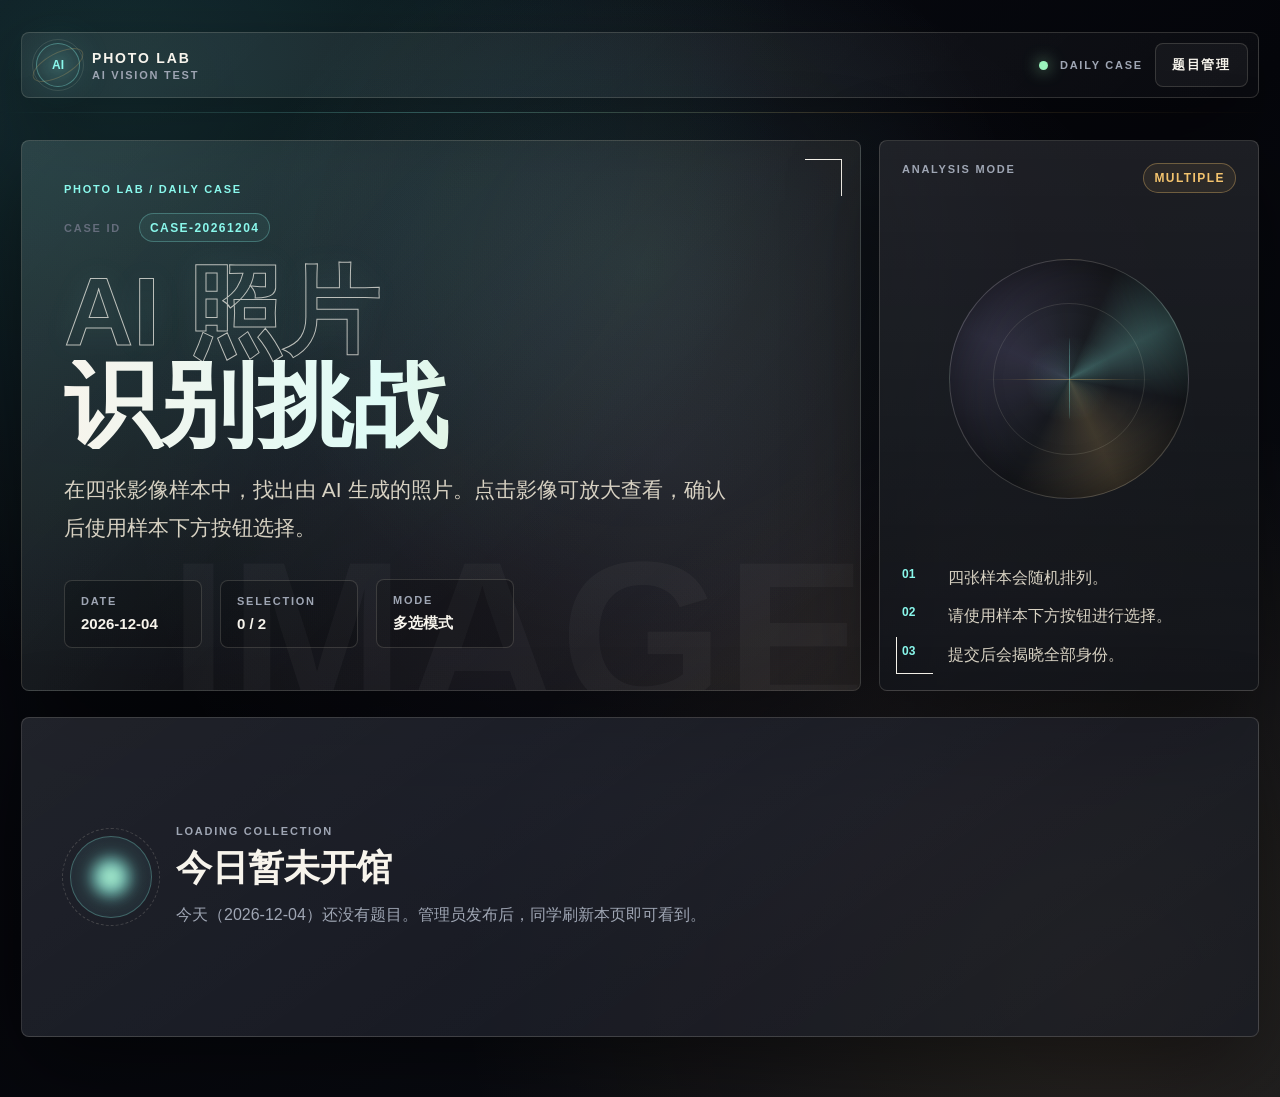
<file: index.html>
<!doctype html>
<html lang="zh-CN">
  <head>
    <meta charset="utf-8">
    <meta name="viewport" content="width=device-width, initial-scale=1">
    <title>AI 照片识别挑战</title>
    <link rel="stylesheet" href="styles.css">
  </head>
  <body class="student-page">
    <div class="ambient-stage" aria-hidden="true">
      <span class="spectral-field field-a"></span>
      <span class="spectral-field field-b"></span>
      <span class="spectral-field field-c"></span>
      <span class="scan-field"></span>
    </div>

    <main class="shell lab-shell">
      <header class="hero lab-hero">
        <nav class="topbar lab-nav" aria-label="页面导航">
          <a class="brand-mark" href="index.html" aria-label="AI Photo Lab 首页">
            <span class="brand-orbit">AI</span>
            <span class="brand-copy">
              <strong>Photo Lab</strong>
              <small>AI Vision Test</small>
            </span>
          </a>

          <div class="nav-console">
            <span class="signal-dot"></span>
            <span>Daily Case</span>
            <a class="ghost-link" href="admin.html">题目管理</a>
          </div>
        </nav>

        <section class="hero-layout" aria-label="AI 照片识别挑战说明">
          <div class="hero-copy">
            <p class="eyebrow">PHOTO LAB / DAILY CASE</p>
            <div class="case-line">
              <span>CASE ID</span>
              <strong id="caseIdLabel">WAITING</strong>
            </div>
            <h1>
              <span>AI 照片</span>
              <span>识别挑战</span>
            </h1>
            <p class="subtitle" id="questionDescription">在四张影像样本中，找出由 AI 生成的照片。点击影像可放大查看，确认后使用样本下方按钮选择。</p>

            <div class="hero-metrics" aria-label="挑战状态">
              <div>
                <span>DATE</span>
                <strong id="todayLabel">今日题目</strong>
              </div>
              <div>
                <span>SELECTION</span>
                <strong id="heroSelectionText">0 / 2</strong>
              </div>
              <div>
                <span>MODE</span>
                <strong id="modeLabel">多选模式</strong>
              </div>
            </div>
          </div>

          <aside class="lab-dashboard" aria-label="挑战规则">
            <div class="dashboard-head">
              <span>Analysis Mode</span>
              <strong id="modeBadge">Multiple</strong>
            </div>
            <div class="scope-dial" aria-hidden="true">
              <span></span>
              <span></span>
              <span></span>
            </div>
            <ol class="rule-list" id="ruleList">
              <li><span>01</span>四张样本会随机排列。</li>
              <li><span>02</span>请使用样本下方按钮进行选择。</li>
              <li><span>03</span>提交后会揭晓全部身份。</li>
            </ol>
          </aside>
        </section>
      </header>

      <section class="status-panel" id="statusPanel" aria-live="polite">
        <div class="loading-mark" aria-hidden="true">
          <span></span>
          <span></span>
        </div>
        <div>
          <p class="panel-label">Loading Collection</p>
          <h2>正在读取今天的题目</h2>
          <p class="panel-copy">如果今天还没有发布题目，这里会给出清晰提示。</p>
        </div>
      </section>

      <section class="game-panel is-hidden" id="gamePanel" aria-live="polite">
        <div class="case-strip">
          <span>AI VISION TEST</span>
          <span id="modeStripLabel">MULTIPLE</span>
          <span id="selectionRuleLabel">SELECT 2</span>
        </div>

        <div class="question-head">
          <div>
            <p class="panel-label">Image Samples</p>
            <h2 id="questionTitle">今日挑战</h2>
          </div>
          <div class="selection-meter" aria-live="polite">
            <span>已选择</span>
            <strong id="selectionMeterText">0 / 2</strong>
          </div>
        </div>

        <p class="hint-line" id="selectionHint">请使用每张图下方的按钮进行选择。点击图片可放大查看。</p>

        <div class="gallery-stage">
          <div class="gallery-axis" aria-hidden="true">
            <span>LATENT SPACE</span>
            <span>VISUAL TRUTH</span>
          </div>
          <div class="photo-grid" id="photoGrid"></div>
        </div>

        <div class="actions lab-actions">
          <button class="primary" id="checkButton" type="button" disabled>
            <span>提交答案</span>
            <small>Run Analysis</small>
          </button>
          <button class="secondary" id="resetButton" type="button">重新开始</button>
        </div>

        <section class="result-panel is-hidden" id="resultPanel" aria-live="polite">
          <div class="result-head">
            <div>
              <p class="panel-label">Image Analysis Report</p>
              <h2 id="resultTitle">识别结果</h2>
            </div>
            <span class="report-stamp" id="resultStamp">PENDING</span>
          </div>
          <p class="result-summary" id="resultSummary"></p>
          <div class="report-metrics" id="reportMetrics"></div>
          <div class="identity-list" id="identityList"></div>
        </section>
      </section>
    </main>

    <section class="lightbox is-hidden" id="lightbox" role="dialog" aria-modal="true" aria-labelledby="lightboxTitle">
      <button class="lightbox-close" id="lightboxClose" type="button" aria-label="关闭大图预览">关闭</button>
      <div class="lightbox-frame">
        <div class="lightbox-meta">
          <p class="panel-label">Preview Sample</p>
          <h2 id="lightboxTitle">SAMPLE A</h2>
        </div>
        <img id="lightboxImage" alt="">
        <p id="lightboxCaption">点击遮罩或按 Esc 关闭预览。</p>
      </div>
    </section>

    <script src="app.js" defer></script>
  </body>
</html>
</file>
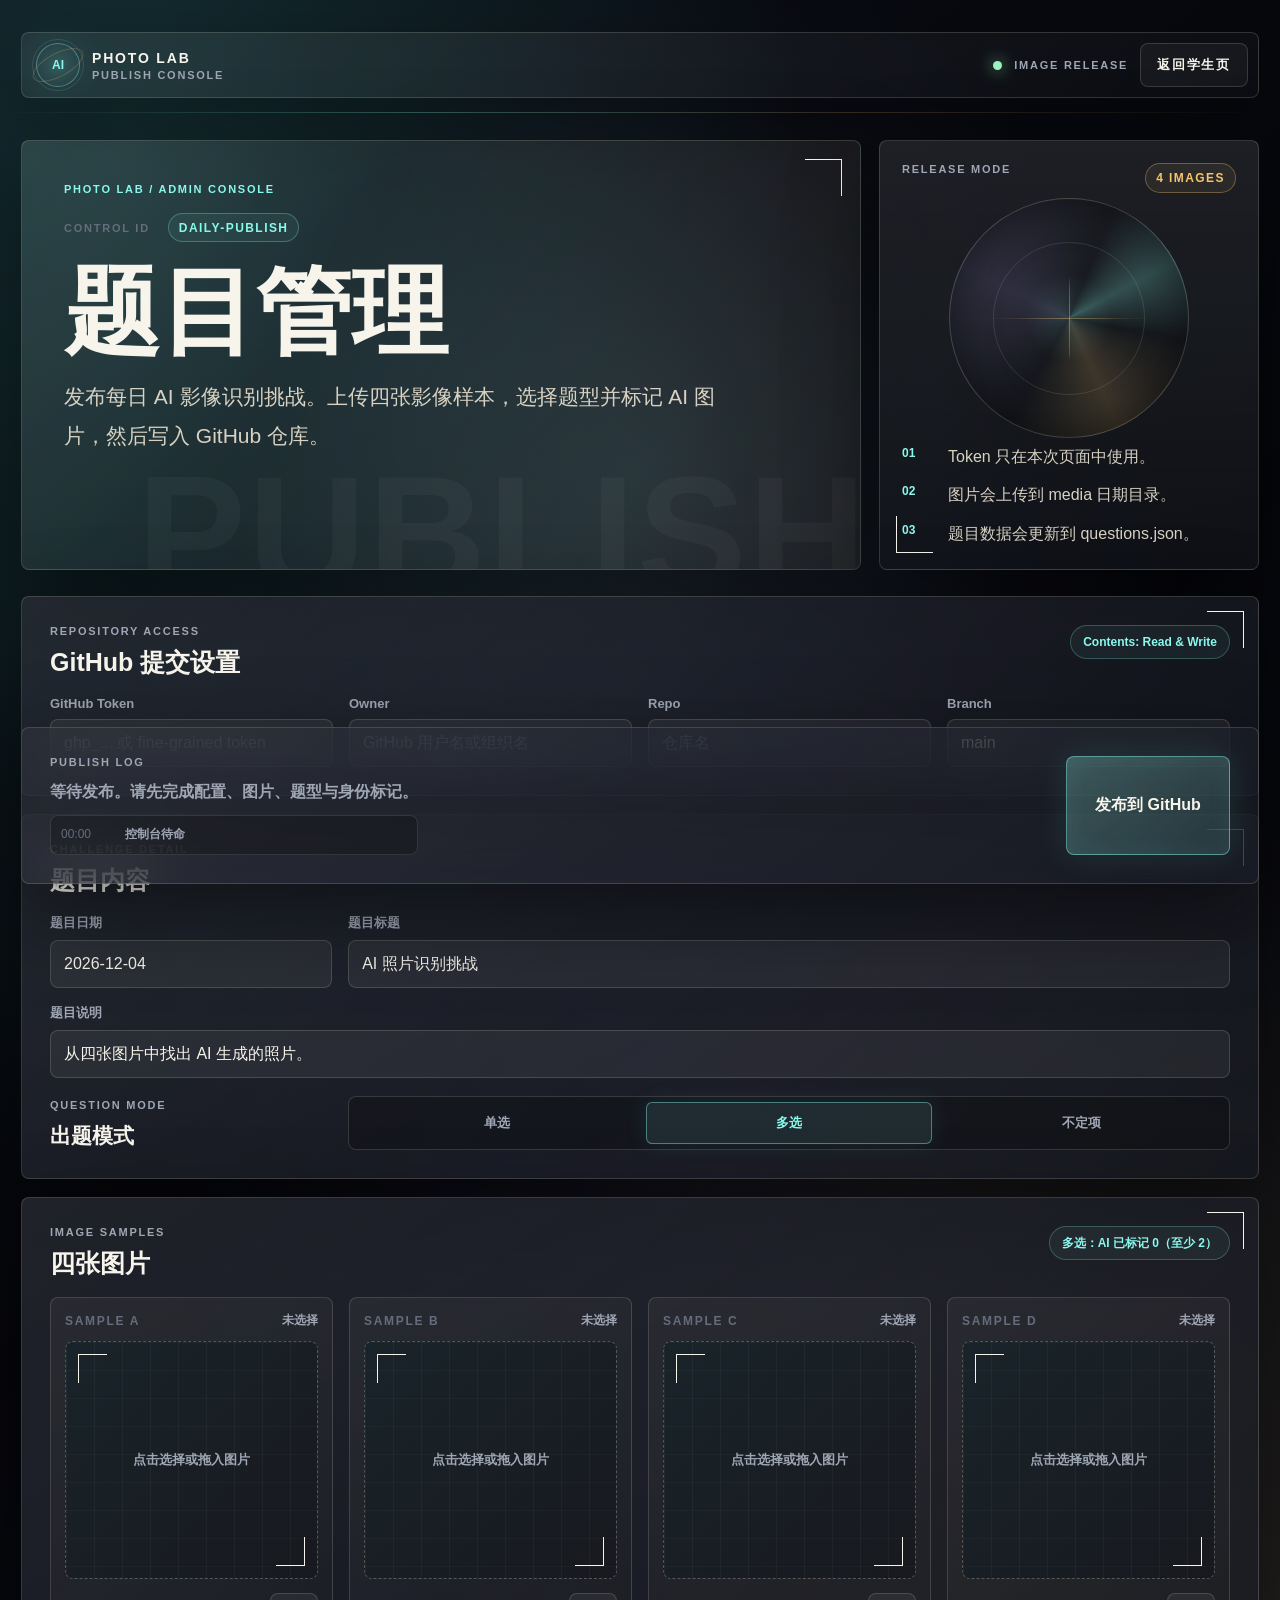
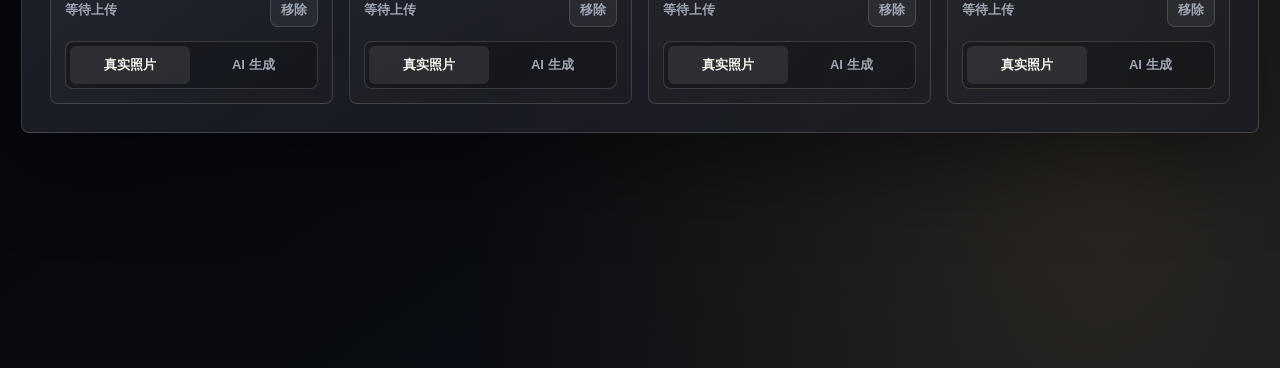
<file: admin.html>
<!doctype html>
<html lang="zh-CN">
  <head>
    <meta charset="utf-8">
    <meta name="viewport" content="width=device-width, initial-scale=1">
    <title>题目管理</title>
    <link rel="stylesheet" href="styles.css">
  </head>
  <body class="admin-page">
    <div class="ambient-stage" aria-hidden="true">
      <span class="spectral-field field-a"></span>
      <span class="spectral-field field-b"></span>
      <span class="spectral-field field-c"></span>
      <span class="scan-field"></span>
    </div>

    <main class="shell admin-shell">
      <header class="hero compact">
        <nav class="topbar lab-nav" aria-label="页面导航">
          <a class="brand-mark" href="index.html" aria-label="AI Photo Lab 首页">
            <span class="brand-orbit">AI</span>
            <span class="brand-copy">
              <strong>Photo Lab</strong>
              <small>Publish Console</small>
            </span>
          </a>

          <div class="nav-console">
            <span class="signal-dot"></span>
            <span>Image Release</span>
            <a class="ghost-link" href="index.html">返回学生页</a>
          </div>
        </nav>

        <section class="hero-layout" aria-label="题目发布控制台说明">
          <div class="hero-copy">
            <p class="eyebrow">PHOTO LAB / ADMIN CONSOLE</p>
            <div class="case-line">
              <span>CONTROL ID</span>
              <strong>DAILY-PUBLISH</strong>
            </div>
            <h1>题目管理</h1>
            <p class="subtitle">发布每日 AI 影像识别挑战。上传四张影像样本，选择题型并标记 AI 图片，然后写入 GitHub 仓库。</p>
          </div>

          <aside class="lab-dashboard" aria-label="发布规则">
            <div class="dashboard-head">
              <span>Release Mode</span>
              <strong>4 Images</strong>
            </div>
            <div class="scope-dial" aria-hidden="true">
              <span></span>
              <span></span>
              <span></span>
            </div>
            <ol class="rule-list">
              <li><span>01</span>Token 只在本次页面中使用。</li>
              <li><span>02</span>图片会上传到 media 日期目录。</li>
              <li><span>03</span>题目数据会更新到 questions.json。</li>
            </ol>
          </aside>
        </section>
      </header>

      <form class="admin-form" id="adminForm" novalidate>
        <section class="control-panel">
          <div class="panel-heading">
            <div>
              <p class="panel-label">Repository Access</p>
              <h2>GitHub 提交设置</h2>
            </div>
            <span class="status-chip">Contents: Read & Write</span>
          </div>

          <div class="field-grid">
            <label class="field">
              <span>GitHub Token</span>
              <input id="tokenInput" type="password" autocomplete="off" placeholder="ghp_... 或 fine-grained token" required>
            </label>
            <label class="field">
              <span>Owner</span>
              <input id="ownerInput" type="text" placeholder="GitHub 用户名或组织名" required>
            </label>
            <label class="field">
              <span>Repo</span>
              <input id="repoInput" type="text" placeholder="仓库名" required>
            </label>
            <label class="field">
              <span>Branch</span>
              <input id="branchInput" type="text" value="main" required>
            </label>
          </div>
        </section>

        <section class="control-panel">
          <div class="panel-heading">
            <div>
              <p class="panel-label">Challenge Detail</p>
              <h2>题目内容</h2>
            </div>
          </div>

          <div class="field-grid two">
            <label class="field">
              <span>题目日期</span>
              <input id="dateInput" type="text" inputmode="numeric" placeholder="YYYY-MM-DD" required>
            </label>
            <label class="field">
              <span>题目标题</span>
              <input id="titleInput" type="text" value="AI 照片识别挑战" maxlength="60" required>
            </label>
          </div>

          <label class="field field-wide">
            <span>题目说明</span>
            <input id="descriptionInput" type="text" value="从四张图片中找出 AI 生成的照片。" maxlength="120">
          </label>

          <div class="mode-block">
            <div>
              <p class="panel-label">Question Mode</p>
              <h3>出题模式</h3>
            </div>
            <div class="mode-selector" role="radiogroup" aria-label="出题模式">
              <label>
                <input type="radio" name="questionMode" value="single">
                <span>单选</span>
              </label>
              <label>
                <input type="radio" name="questionMode" value="multiple" checked>
                <span>多选</span>
              </label>
              <label>
                <input type="radio" name="questionMode" value="indefinite">
                <span>不定项</span>
              </label>
            </div>
          </div>
        </section>

        <section class="control-panel">
          <div class="panel-heading">
            <div>
              <p class="panel-label">Image Samples</p>
              <h2>四张图片</h2>
            </div>
            <span class="status-chip" id="aiCountText">AI 已标记 0 / 2</span>
          </div>

          <div class="upload-grid">
            <article class="upload-card" data-index="0">
              <div class="upload-card-head">
                <span>SAMPLE A</span>
                <strong class="file-state">未选择</strong>
              </div>
              <label class="drop-zone">
                <input class="file-input" type="file" accept="image/*">
                <span class="drop-copy">点击选择或拖入图片</span>
                <img class="preview" alt="样本 A 预览">
              </label>
              <div class="file-row">
                <span class="file-name">等待上传</span>
                <button class="text-button clear-file" type="button">移除</button>
              </div>
              <label class="identity-switch">
                <input class="ai-check" type="checkbox">
                <span>真实照片</span>
                <strong>AI 生成</strong>
              </label>
            </article>

            <article class="upload-card" data-index="1">
              <div class="upload-card-head">
                <span>SAMPLE B</span>
                <strong class="file-state">未选择</strong>
              </div>
              <label class="drop-zone">
                <input class="file-input" type="file" accept="image/*">
                <span class="drop-copy">点击选择或拖入图片</span>
                <img class="preview" alt="样本 B 预览">
              </label>
              <div class="file-row">
                <span class="file-name">等待上传</span>
                <button class="text-button clear-file" type="button">移除</button>
              </div>
              <label class="identity-switch">
                <input class="ai-check" type="checkbox">
                <span>真实照片</span>
                <strong>AI 生成</strong>
              </label>
            </article>

            <article class="upload-card" data-index="2">
              <div class="upload-card-head">
                <span>SAMPLE C</span>
                <strong class="file-state">未选择</strong>
              </div>
              <label class="drop-zone">
                <input class="file-input" type="file" accept="image/*">
                <span class="drop-copy">点击选择或拖入图片</span>
                <img class="preview" alt="样本 C 预览">
              </label>
              <div class="file-row">
                <span class="file-name">等待上传</span>
                <button class="text-button clear-file" type="button">移除</button>
              </div>
              <label class="identity-switch">
                <input class="ai-check" type="checkbox">
                <span>真实照片</span>
                <strong>AI 生成</strong>
              </label>
            </article>

            <article class="upload-card" data-index="3">
              <div class="upload-card-head">
                <span>SAMPLE D</span>
                <strong class="file-state">未选择</strong>
              </div>
              <label class="drop-zone">
                <input class="file-input" type="file" accept="image/*">
                <span class="drop-copy">点击选择或拖入图片</span>
                <img class="preview" alt="样本 D 预览">
              </label>
              <div class="file-row">
                <span class="file-name">等待上传</span>
                <button class="text-button clear-file" type="button">移除</button>
              </div>
              <label class="identity-switch">
                <input class="ai-check" type="checkbox">
                <span>真实照片</span>
                <strong>AI 生成</strong>
              </label>
            </article>
          </div>
        </section>

        <section class="publish-panel" aria-live="polite">
          <div class="publish-console">
            <div>
              <p class="panel-label">Publish Log</p>
              <p class="result" id="adminStatus">等待发布。请先完成配置、图片、题型与身份标记。</p>
            </div>
            <div class="publish-log" id="publishLog">
              <div><span>00:00</span><strong>控制台待命</strong></div>
            </div>
          </div>
          <button class="primary publish-button" id="publishButton" type="submit">发布到 GitHub</button>
        </section>
      </form>
    </main>

    <script src="admin.js" defer></script>
  </body>
</html>
</file>
<file: styles.css>
:root {
  color-scheme: dark;
  --bg: #07080c;
  --bg-deep: #020308;
  --ink: #f7f4ec;
  --ink-soft: #d8d2c3;
  --muted: #9fa6b4;
  --quiet: #656d7c;
  --line: rgba(238, 232, 214, 0.16);
  --line-strong: rgba(238, 232, 214, 0.36);
  --glass: rgba(16, 19, 29, 0.66);
  --glass-strong: rgba(19, 22, 33, 0.86);
  --glass-soft: rgba(255, 255, 255, 0.055);
  --cyan: #8af8ec;
  --cyan-strong: #48d8ce;
  --amber: #f4c46e;
  --violet: #b7a7ff;
  --rose: #ff7c9a;
  --ok: #9af2bc;
  --danger: #ff7e93;
  --shadow: 0 30px 90px rgba(0, 0, 0, 0.48);
  --radius: 8px;
  --cursor-x: 50%;
  --cursor-y: 24%;
}

* {
  box-sizing: border-box;
}

html {
  min-width: 0;
  background: var(--bg-deep);
}

body {
  position: relative;
  min-width: 0;
  min-height: 100vh;
  margin: 0;
  overflow-x: hidden;
  color: var(--ink);
  font-family: Arial, "Microsoft YaHei", sans-serif;
  background:
    radial-gradient(circle at var(--cursor-x) var(--cursor-y), rgba(138, 248, 236, 0.095), transparent 24rem),
    radial-gradient(ellipse at 10% 8%, rgba(72, 216, 206, 0.16), transparent 42rem),
    radial-gradient(ellipse at 86% 90%, rgba(244, 196, 110, 0.13), transparent 40rem),
    radial-gradient(ellipse at 52% 42%, rgba(183, 167, 255, 0.08), transparent 34rem),
    linear-gradient(145deg, #0a0d14 0%, #05060b 48%, #0d1018 100%);
}

body.has-lightbox {
  overflow: hidden;
}

body::before,
body::after {
  position: fixed;
  inset: 0;
  pointer-events: none;
  content: "";
}

body::before {
  z-index: -3;
  background:
    linear-gradient(90deg, rgba(255, 255, 255, 0.026) 1px, transparent 1px),
    linear-gradient(rgba(255, 255, 255, 0.02) 1px, transparent 1px),
    linear-gradient(115deg, transparent 0 47%, rgba(138, 248, 236, 0.07) 48%, transparent 49% 100%);
  background-size: 74px 74px, 74px 74px, 100% 100%;
  mask-image: radial-gradient(ellipse at 50% 38%, black, transparent 76%);
}

body::after {
  z-index: -1;
  opacity: 0.5;
  background-image:
    repeating-linear-gradient(0deg, rgba(255, 255, 255, 0.035) 0 1px, transparent 1px 4px),
    radial-gradient(ellipse at center, transparent 46%, rgba(0, 0, 0, 0.56) 100%);
  mix-blend-mode: screen;
}

button,
input {
  font: inherit;
}

button {
  border: 0;
}

img {
  max-width: 100%;
}

.ambient-stage {
  position: fixed;
  inset: -18vh -12vw;
  z-index: -4;
  overflow: hidden;
  pointer-events: none;
}

.spectral-field,
.scan-field {
  position: absolute;
  opacity: 0.72;
  filter: blur(22px);
  transform-origin: center;
  will-change: transform;
}

.field-a {
  width: 58vw;
  height: 58vh;
  left: -14vw;
  top: -9vh;
  background: radial-gradient(ellipse at center, rgba(72, 216, 206, 0.22), rgba(72, 216, 206, 0.02) 56%, transparent 70%);
  animation: driftFieldA 24s ease-in-out infinite alternate;
}

.field-b {
  width: 56vw;
  height: 54vh;
  right: -12vw;
  bottom: -8vh;
  background: radial-gradient(ellipse at center, rgba(244, 196, 110, 0.18), rgba(244, 196, 110, 0.025) 58%, transparent 72%);
  animation: driftFieldB 28s ease-in-out infinite alternate;
}

.field-c {
  width: 64vw;
  height: 38vh;
  left: 18vw;
  top: 30vh;
  background: radial-gradient(ellipse at center, rgba(183, 167, 255, 0.13), rgba(183, 167, 255, 0.018) 60%, transparent 78%);
  animation: driftFieldC 32s ease-in-out infinite alternate;
}

.scan-field {
  inset: 0;
  opacity: 0.2;
  filter: none;
  background: linear-gradient(100deg, transparent 0 42%, rgba(138, 248, 236, 0.12), transparent 56% 100%);
  animation: slowScan 14s ease-in-out infinite;
}

@keyframes driftFieldA {
  from { transform: translate3d(0, 0, 0) rotate(-6deg) scale(1); }
  to { transform: translate3d(9vw, 5vh, 0) rotate(5deg) scale(1.08); }
}

@keyframes driftFieldB {
  from { transform: translate3d(0, 0, 0) rotate(7deg) scale(1); }
  to { transform: translate3d(-8vw, -4vh, 0) rotate(-4deg) scale(1.06); }
}

@keyframes driftFieldC {
  from { transform: translate3d(-4vw, 2vh, 0) scale(1); }
  to { transform: translate3d(5vw, -3vh, 0) scale(1.12); }
}

@keyframes slowScan {
  0%, 100% { transform: translateX(-16%); opacity: 0.08; }
  45%, 55% { opacity: 0.22; }
  100% { transform: translateX(16%); }
}

@keyframes pageRise {
  from { opacity: 0; transform: translateY(16px); }
  to { opacity: 1; transform: translateY(0); }
}

@keyframes panelIn {
  from { opacity: 0; transform: translateY(18px); }
  to { opacity: 1; transform: translateY(0); }
}

@keyframes cardIn {
  from { opacity: 0; transform: translateY(24px) scale(0.975) rotateX(2deg); }
  to { opacity: 1; transform: translateY(0) scale(1) rotateX(var(--rx, 0deg)) rotateY(var(--ry, 0deg)); }
}

@keyframes softPulse {
  0%, 100% { opacity: 0.34; transform: scale(0.94); }
  50% { opacity: 1; transform: scale(1.07); }
}

@keyframes sampleSelect {
  0% { transform: scale(1); }
  45% { transform: scale(0.985); }
  100% { transform: scale(1); }
}

@keyframes shakeLimit {
  0%, 100% { transform: translateX(0); }
  25% { transform: translateX(-7px); }
  75% { transform: translateX(7px); }
}

@keyframes reportOpen {
  from { opacity: 0; clip-path: inset(0 0 100% 0); transform: translateY(18px); }
  to { opacity: 1; clip-path: inset(0 0 0 0); transform: translateY(0); }
}

.shell {
  width: min(1240px, calc(100% - 42px));
  margin: 0 auto;
  padding: 26px 0 60px;
  animation: pageRise 680ms ease both;
}

.admin-shell {
  width: min(1280px, calc(100% - 42px));
}

.hero {
  position: relative;
  padding: 6px 0 26px;
}

.hero::before {
  position: absolute;
  inset: 86px -28px auto;
  height: 1px;
  background: linear-gradient(90deg, transparent, rgba(138, 248, 236, 0.34), rgba(244, 196, 110, 0.22), transparent);
  content: "";
}

.topbar,
.hero-layout,
.question-head,
.panel-heading,
.publish-panel,
.result-head,
.upload-card-head,
.file-row,
.actions,
.nav-console,
.case-line,
.hero-metrics,
.dashboard-head,
.case-strip,
.gallery-axis {
  display: flex;
  align-items: center;
  justify-content: space-between;
  gap: 18px;
}

.topbar {
  min-height: 62px;
  margin-bottom: 42px;
  padding: 10px;
  border: 1px solid var(--line);
  border-radius: var(--radius);
  background: linear-gradient(135deg, rgba(255, 255, 255, 0.075), rgba(255, 255, 255, 0.025));
  box-shadow: 0 18px 60px rgba(0, 0, 0, 0.3);
  backdrop-filter: blur(24px);
}

.brand-mark,
.ghost-link {
  display: inline-flex;
  align-items: center;
  color: var(--ink);
  text-decoration: none;
}

.brand-mark {
  gap: 12px;
  padding-left: 4px;
}

.brand-orbit {
  position: relative;
  display: grid;
  width: 44px;
  height: 44px;
  place-items: center;
  border: 1px solid rgba(138, 248, 236, 0.38);
  border-radius: 50%;
  color: var(--cyan);
  background: radial-gradient(circle, rgba(138, 248, 236, 0.18), rgba(138, 248, 236, 0.04) 62%, transparent);
  box-shadow: inset 0 0 28px rgba(138, 248, 236, 0.08), 0 0 36px rgba(72, 216, 206, 0.14);
  font-size: 12px;
  font-weight: 900;
}

.brand-orbit::before,
.brand-orbit::after {
  position: absolute;
  inset: -5px;
  border: 1px solid rgba(238, 232, 214, 0.12);
  border-radius: 50%;
  content: "";
}

.brand-orbit::after {
  inset: 9px -7px;
  border-color: rgba(244, 196, 110, 0.22);
  transform: rotate(-28deg);
}

.brand-copy {
  display: grid;
  gap: 3px;
}

.brand-copy strong {
  font-size: 14px;
  letter-spacing: 0.13em;
  text-transform: uppercase;
}

.brand-copy small,
.nav-console,
.case-line,
.hero-metrics span,
.dashboard-head span,
.case-strip,
.gallery-axis,
.panel-label,
.eyebrow,
.note-kicker {
  color: var(--muted);
  font-size: 11px;
  font-weight: 900;
  letter-spacing: 0.16em;
  text-transform: uppercase;
}

.nav-console {
  gap: 12px;
}

.signal-dot {
  width: 9px;
  height: 9px;
  border-radius: 50%;
  background: var(--ok);
  box-shadow: 0 0 16px rgba(154, 242, 188, 0.8);
}

.ghost-link,
button {
  min-height: 44px;
  border-radius: var(--radius);
}

.ghost-link {
  justify-content: center;
  padding: 0 16px;
  border: 1px solid var(--line);
  background: rgba(255, 255, 255, 0.045);
  color: var(--ink);
  font-size: 13px;
  font-weight: 800;
  transition: border-color 180ms ease, background 180ms ease, transform 180ms ease;
}

.ghost-link:hover {
  border-color: rgba(138, 248, 236, 0.48);
  background: rgba(138, 248, 236, 0.075);
  transform: translateY(-1px);
}

.hero-layout {
  align-items: stretch;
  display: grid;
  grid-template-columns: minmax(0, 1fr) minmax(310px, 380px);
}

.hero-copy {
  position: relative;
  min-height: 430px;
  padding: clamp(22px, 4vw, 42px);
  border: 1px solid var(--line);
  border-radius: var(--radius);
  background:
    linear-gradient(135deg, rgba(255, 255, 255, 0.082), rgba(255, 255, 255, 0.024)),
    linear-gradient(115deg, rgba(138, 248, 236, 0.06), transparent 36%, rgba(244, 196, 110, 0.04));
  box-shadow: var(--shadow);
  overflow: hidden;
  backdrop-filter: blur(28px);
}

.hero-copy::before {
  position: absolute;
  right: -8px;
  bottom: -30px;
  color: rgba(255, 255, 255, 0.035);
  content: "IMAGE";
  font-size: clamp(92px, 18vw, 210px);
  font-weight: 900;
  letter-spacing: 0.01em;
  line-height: 0.8;
}

.hero-copy::after,
.lab-dashboard::before,
.photo-card::before,
.control-panel::before {
  position: absolute;
  width: 36px;
  height: 36px;
  border-color: rgba(138, 248, 236, 0.32);
  content: "";
}

.hero-copy::after {
  right: 18px;
  top: 18px;
  border-top: 1px solid;
  border-right: 1px solid;
}

.eyebrow {
  margin: 0 0 18px;
  color: var(--cyan);
}

.case-line {
  justify-content: flex-start;
  margin-bottom: 26px;
}

.case-line span {
  color: var(--quiet);
}

.case-line strong {
  min-height: 28px;
  padding: 7px 10px 6px;
  border: 1px solid rgba(138, 248, 236, 0.28);
  border-radius: 999px;
  color: var(--cyan);
  background: rgba(138, 248, 236, 0.06);
  font-size: 12px;
  letter-spacing: 0.12em;
}

h1,
h2,
p {
  margin-top: 0;
}

h1 {
  position: relative;
  z-index: 1;
  display: grid;
  gap: 4px;
  margin: 0 0 22px;
  font-size: clamp(42px, 8vw, 96px);
  line-height: 0.92;
  letter-spacing: 0;
  text-wrap: balance;
}

h1 span:first-child {
  color: transparent;
  -webkit-text-stroke: 1px rgba(247, 244, 236, 0.72);
  text-shadow: 0 0 32px rgba(138, 248, 236, 0.08);
}

h1 span:last-child {
  background: linear-gradient(92deg, var(--ink) 0%, #dffbf6 42%, #f5d496 100%);
  -webkit-background-clip: text;
  background-clip: text;
  color: transparent;
}

h2 {
  margin-bottom: 0;
  font-size: clamp(22px, 3vw, 36px);
  line-height: 1.12;
  letter-spacing: 0;
}

.subtitle {
  position: relative;
  z-index: 1;
  width: min(680px, 100%);
  margin: 0;
  color: var(--ink-soft);
  font-size: clamp(16px, 2vw, 21px);
  line-height: 1.82;
}

.hero-metrics {
  position: relative;
  z-index: 1;
  justify-content: flex-start;
  flex-wrap: wrap;
  margin-top: 32px;
}

.hero-metrics div {
  min-width: 138px;
  padding: 14px 16px;
  border: 1px solid var(--line);
  border-radius: var(--radius);
  background: rgba(0, 0, 0, 0.18);
}

.hero-metrics span {
  display: block;
  margin-bottom: 8px;
}

.hero-metrics strong {
  color: var(--ink);
  font-size: 15px;
}

.lab-dashboard {
  position: relative;
  display: grid;
  grid-template-rows: auto 1fr auto;
  min-height: 430px;
  padding: 22px;
  border: 1px solid var(--line);
  border-radius: var(--radius);
  background:
    linear-gradient(180deg, rgba(255, 255, 255, 0.09), rgba(255, 255, 255, 0.03)),
    rgba(9, 12, 18, 0.66);
  box-shadow: var(--shadow);
  overflow: hidden;
  backdrop-filter: blur(24px);
}

.lab-dashboard::before {
  left: 16px;
  bottom: 16px;
  border-bottom: 1px solid;
  border-left: 1px solid;
}

.dashboard-head {
  align-items: flex-start;
}

.dashboard-head strong {
  display: inline-flex;
  min-height: 30px;
  align-items: center;
  padding: 0 10px;
  border: 1px solid rgba(244, 196, 110, 0.34);
  border-radius: 999px;
  color: var(--amber);
  background: rgba(244, 196, 110, 0.07);
  font-size: 12px;
  letter-spacing: 0.12em;
  text-transform: uppercase;
}

.scope-dial {
  position: relative;
  align-self: center;
  justify-self: center;
  width: min(240px, 72vw);
  aspect-ratio: 1;
  border: 1px solid rgba(238, 232, 214, 0.16);
  border-radius: 50%;
  background:
    radial-gradient(circle, rgba(138, 248, 236, 0.11), transparent 26%),
    conic-gradient(from 22deg, transparent, rgba(138, 248, 236, 0.24), transparent 22%, rgba(244, 196, 110, 0.18), transparent 52%, rgba(183, 167, 255, 0.14), transparent);
  box-shadow: inset 0 0 46px rgba(0, 0, 0, 0.48);
}

.scope-dial span {
  position: absolute;
  inset: 18%;
  border: 1px solid rgba(238, 232, 214, 0.12);
  border-radius: 50%;
}

.scope-dial span:nth-child(2) {
  inset: 33% auto auto 50%;
  width: 1px;
  height: 34%;
  border: 0;
  background: rgba(138, 248, 236, 0.36);
  transform-origin: bottom;
  animation: dialSweep 7s linear infinite;
}

.scope-dial span:nth-child(3) {
  inset: 50% auto auto 14%;
  width: 72%;
  height: 1px;
  border: 0;
  background: linear-gradient(90deg, transparent, rgba(244, 196, 110, 0.4), transparent);
}

@keyframes dialSweep {
  to { transform: rotate(360deg); }
}

.rule-list {
  display: grid;
  gap: 12px;
  margin: 0;
  padding: 0;
  color: var(--ink-soft);
  list-style: none;
  line-height: 1.65;
}

.rule-list li {
  display: grid;
  grid-template-columns: 34px 1fr;
  gap: 12px;
  align-items: start;
}

.rule-list span {
  color: var(--cyan);
  font-size: 12px;
  font-weight: 900;
}

.status-panel,
.game-panel,
.control-panel,
.publish-panel,
.result-panel {
  position: relative;
  border: 1px solid var(--line);
  border-radius: var(--radius);
  background:
    linear-gradient(145deg, rgba(255, 255, 255, 0.085), rgba(255, 255, 255, 0.025)),
    var(--glass);
  box-shadow: var(--shadow);
  backdrop-filter: blur(26px);
  animation: panelIn 520ms ease both;
}

.status-panel {
  display: grid;
  min-height: 320px;
  grid-template-columns: auto minmax(0, 1fr);
  align-items: center;
  gap: 24px;
  padding: clamp(24px, 5vw, 48px);
}

.loading-mark {
  position: relative;
  width: 82px;
  height: 82px;
  border: 1px solid rgba(138, 248, 236, 0.3);
  border-radius: 50%;
  background: rgba(138, 248, 236, 0.035);
  box-shadow: inset 0 0 34px rgba(138, 248, 236, 0.08);
}

.loading-mark::before {
  position: absolute;
  inset: -9px;
  border: 1px dashed rgba(238, 232, 214, 0.18);
  border-radius: 50%;
  content: "";
  animation: dialSweep 10s linear infinite;
}

.loading-mark span {
  position: absolute;
  inset: 22px;
  border-radius: 50%;
  background: var(--cyan);
  filter: blur(9px);
  animation: softPulse 1.8s ease-in-out infinite;
}

.loading-mark span + span {
  inset: 34px;
  background: var(--amber);
  animation-delay: 0.4s;
}

.status-panel h2 {
  margin: 7px 0 12px;
}

.panel-copy,
.hint-line {
  margin-bottom: 0;
  color: var(--muted);
  line-height: 1.75;
}

.status-panel.bad {
  border-color: rgba(255, 126, 147, 0.35);
}

.game-panel {
  margin-top: 20px;
  padding: clamp(18px, 3vw, 30px);
  overflow: hidden;
}

.game-panel::before {
  position: absolute;
  inset: 0;
  pointer-events: none;
  background:
    linear-gradient(90deg, transparent, rgba(138, 248, 236, 0.06), transparent),
    linear-gradient(180deg, rgba(255, 255, 255, 0.055), transparent 20%);
  content: "";
}

.case-strip {
  position: relative;
  z-index: 1;
  min-height: 38px;
  margin-bottom: 20px;
  padding-bottom: 12px;
  border-bottom: 1px solid var(--line);
  color: var(--quiet);
}

.case-strip span:nth-child(2) {
  color: var(--cyan);
}

.question-head,
.hint-line,
.gallery-stage,
.actions,
.result-panel {
  position: relative;
  z-index: 1;
}

.question-head {
  margin-bottom: 12px;
}

.selection-meter {
  display: grid;
  min-width: 142px;
  min-height: 64px;
  place-items: center;
  padding: 8px 18px;
  border: 1px solid rgba(138, 248, 236, 0.22);
  border-radius: var(--radius);
  background:
    linear-gradient(135deg, rgba(138, 248, 236, 0.08), rgba(255, 255, 255, 0.025));
  color: var(--muted);
  text-align: center;
}

.selection-meter strong {
  color: var(--cyan);
  font-size: 22px;
}

.hint-line {
  min-height: 30px;
  margin-bottom: 18px;
}

.hint-line.is-warning {
  color: var(--amber);
}

.gallery-stage {
  padding: 16px;
  border: 1px solid rgba(238, 232, 214, 0.12);
  border-radius: var(--radius);
  background:
    linear-gradient(90deg, rgba(255, 255, 255, 0.035) 1px, transparent 1px),
    linear-gradient(rgba(255, 255, 255, 0.025) 1px, transparent 1px),
    rgba(0, 0, 0, 0.16);
  background-size: 36px 36px;
}

.gallery-axis {
  margin-bottom: 12px;
  color: var(--quiet);
}

.photo-grid,
.upload-grid,
.field-grid,
.identity-list {
  display: grid;
  gap: 16px;
}

.photo-grid {
  grid-template-columns: repeat(4, minmax(0, 1fr));
  perspective: 1200px;
}

.photo-card {
  position: relative;
  display: block;
  min-width: 0;
  min-height: 0;
  padding: 10px;
  overflow: hidden;
  border: 1px solid rgba(238, 232, 214, 0.18);
  border-radius: var(--radius);
  color: var(--ink);
  background:
    linear-gradient(145deg, rgba(255, 255, 255, 0.08), rgba(255, 255, 255, 0.02)),
    #0c0f16;
  box-shadow: 0 28px 72px rgba(0, 0, 0, 0.38);
  cursor: pointer;
  opacity: 0;
  transform-style: preserve-3d;
  animation: cardIn 620ms cubic-bezier(0.2, 0.8, 0.2, 1) forwards;
  animation-delay: var(--delay, 0ms);
  transition: border-color 190ms ease, box-shadow 190ms ease, transform 190ms ease, background 190ms ease;
}

.photo-card::before {
  right: 9px;
  top: 9px;
  border-top: 1px solid;
  border-right: 1px solid;
}

.photo-card::after {
  position: absolute;
  inset: 0;
  opacity: 0;
  pointer-events: none;
  background:
    linear-gradient(115deg, transparent 18%, rgba(255, 255, 255, 0.18) 46%, transparent 68%),
    radial-gradient(circle at var(--mx, 50%) var(--my, 50%), rgba(138, 248, 236, 0.16), transparent 34%);
  content: "";
  transform: translateX(-22%);
  transition: opacity 190ms ease, transform 360ms ease;
}

.photo-preview-button {
  position: relative;
  display: block;
  width: 100%;
  min-height: 0;
  padding: 0;
  overflow: hidden;
  border: 0;
  border-radius: 4px;
  background: transparent;
  box-shadow: none;
  cursor: zoom-in;
}

.photo-preview-button:focus-visible,
.select-button:focus-visible,
.lightbox-close:focus-visible {
  outline: 2px solid rgba(138, 248, 236, 0.72);
  outline-offset: 3px;
}

.photo-card:hover {
  border-color: rgba(138, 248, 236, 0.54);
  box-shadow: 0 34px 84px rgba(0, 0, 0, 0.48), 0 0 0 1px rgba(138, 248, 236, 0.08);
}

.photo-card:hover::after {
  opacity: 1;
  transform: translateX(12%);
}

.photo-card.is-selected {
  border-color: rgba(138, 248, 236, 0.94);
  background:
    linear-gradient(145deg, rgba(138, 248, 236, 0.12), rgba(255, 255, 255, 0.03)),
    #0d1119;
  box-shadow: 0 34px 86px rgba(0, 0, 0, 0.52), 0 0 38px rgba(72, 216, 206, 0.22);
}

.photo-card.is-selecting {
  opacity: 1;
  transform: rotateX(var(--rx, 0deg)) rotateY(var(--ry, 0deg)) scale(0.985);
}

.photo-card.is-limit-hit {
  animation: shakeLimit 240ms ease;
}

.photo-media {
  position: relative;
  aspect-ratio: 4 / 5;
  overflow: hidden;
  border-radius: 4px;
  background: #111521;
}

.photo-media::before,
.photo-media::after {
  position: absolute;
  z-index: 2;
  inset: 12px;
  border-color: rgba(238, 232, 214, 0.22);
  pointer-events: none;
  content: "";
}

.photo-media::before {
  border-top: 1px solid;
  border-left: 1px solid;
}

.photo-media::after {
  border-right: 1px solid;
  border-bottom: 1px solid;
}

.photo-media img {
  display: block;
  width: 100%;
  height: 100%;
  object-fit: cover;
  opacity: 0;
  filter: saturate(0.94) contrast(1.04);
  transform: scale(1.015);
  transition: opacity 300ms ease, transform 420ms ease, filter 240ms ease;
}

.photo-card:hover .photo-media img {
  filter: saturate(1.04) contrast(1.06);
  transform: scale(1.06);
}

.photo-card.is-loaded .photo-media img {
  opacity: 1;
}

.broken-state {
  position: absolute;
  inset: 0;
  display: none;
  place-items: center;
  padding: 24px;
  color: var(--muted);
  background:
    linear-gradient(135deg, rgba(138, 248, 236, 0.08), rgba(244, 196, 110, 0.045)),
    #111520;
  text-align: center;
  line-height: 1.7;
}

.photo-card.is-broken .broken-state {
  display: grid;
}

.card-index,
.selected-tag,
.identity-chip {
  position: absolute;
  z-index: 4;
  border: 1px solid rgba(238, 232, 214, 0.18);
  border-radius: 999px;
  background: rgba(2, 3, 8, 0.58);
  backdrop-filter: blur(14px);
}

.card-index {
  top: 18px;
  left: 18px;
  display: inline-grid;
  min-width: 42px;
  min-height: 30px;
  place-items: center;
  color: var(--muted);
  font-size: 12px;
  font-weight: 900;
  letter-spacing: 0.1em;
}

.photo-card.is-selected .card-index {
  border-color: rgba(138, 248, 236, 0.52);
  color: var(--cyan);
}

.selected-tag {
  top: 18px;
  right: 18px;
  display: none;
  padding: 8px 11px 7px;
  color: var(--cyan);
  font-size: 10px;
  font-weight: 900;
  letter-spacing: 0.13em;
}

.photo-card.is-selected .selected-tag {
  display: inline-flex;
}

.identity-chip {
  left: 18px;
  bottom: 96px;
  padding: 8px 11px 7px;
  color: var(--muted);
  font-size: 12px;
  font-weight: 900;
}

.photo-card.is-ai-reveal {
  border-color: rgba(154, 242, 188, 0.86);
  box-shadow: 0 34px 86px rgba(0, 0, 0, 0.52), 0 0 34px rgba(154, 242, 188, 0.14);
}

.photo-card.is-real-reveal {
  border-color: rgba(238, 232, 214, 0.32);
}

.photo-card.is-wrong-choice {
  border-color: rgba(255, 126, 147, 0.86);
  box-shadow: 0 34px 86px rgba(0, 0, 0, 0.52), 0 0 34px rgba(255, 126, 147, 0.12);
}

.photo-card.is-missed-choice {
  border-color: rgba(244, 196, 110, 0.72);
  box-shadow: 0 34px 86px rgba(0, 0, 0, 0.52), 0 0 34px rgba(244, 196, 110, 0.1);
}

.photo-card.is-ai-reveal .identity-chip {
  border-color: rgba(154, 242, 188, 0.42);
  color: var(--ok);
  background: rgba(18, 64, 42, 0.58);
}

.photo-card.is-real-reveal .identity-chip {
  color: var(--ink);
}

.sample-footer {
  position: relative;
  z-index: 5;
  display: grid;
  gap: 10px;
  padding-top: 12px;
}

.sample-meta {
  display: flex;
  align-items: center;
  justify-content: space-between;
  gap: 10px;
  min-width: 0;
}

.sample-meta span {
  color: var(--quiet);
  font-size: 11px;
  font-weight: 900;
  letter-spacing: 0.16em;
}

.sample-state {
  display: inline-flex;
  min-height: 26px;
  align-items: center;
  padding: 0 9px;
  border: 1px solid rgba(238, 232, 214, 0.16);
  border-radius: 999px;
  color: var(--muted);
  background: rgba(255, 255, 255, 0.035);
  font-size: 10px;
  letter-spacing: 0.12em;
}

.photo-card.is-selected .sample-state {
  border-color: rgba(138, 248, 236, 0.42);
  color: var(--cyan);
  background: rgba(138, 248, 236, 0.07);
}

.select-button {
  position: relative;
  width: 100%;
  min-height: 44px;
  overflow: hidden;
  border: 1px solid rgba(238, 232, 214, 0.18);
  color: var(--ink);
  background:
    linear-gradient(135deg, rgba(255, 255, 255, 0.08), rgba(255, 255, 255, 0.024)),
    rgba(0, 0, 0, 0.18);
  font-size: 13px;
}

.select-button::before {
  position: absolute;
  inset: 0;
  background: linear-gradient(110deg, transparent 18%, rgba(255, 255, 255, 0.16), transparent 70%);
  content: "";
  transform: translateX(-120%);
  transition: transform 420ms ease;
}

.select-button:not(:disabled):hover {
  border-color: rgba(138, 248, 236, 0.58);
  box-shadow: 0 0 28px rgba(72, 216, 206, 0.1);
}

.select-button:not(:disabled):hover::before {
  transform: translateX(120%);
}

.select-button.is-selected {
  border-color: rgba(138, 248, 236, 0.76);
  color: var(--cyan);
  background:
    linear-gradient(135deg, rgba(138, 248, 236, 0.16), rgba(255, 255, 255, 0.035)),
    rgba(0, 0, 0, 0.2);
}

.select-button:disabled {
  opacity: 0.82;
}

.actions {
  justify-content: flex-start;
  flex-wrap: wrap;
  margin-top: 22px;
}

button {
  display: inline-flex;
  align-items: center;
  justify-content: center;
  gap: 9px;
  min-height: 48px;
  padding: 0 20px;
  color: var(--ink);
  font-weight: 900;
  cursor: pointer;
  transition: transform 170ms ease, border-color 170ms ease, background 170ms ease, opacity 170ms ease, box-shadow 170ms ease;
}

button small {
  color: var(--muted);
  font-size: 11px;
  font-weight: 900;
  letter-spacing: 0.12em;
  text-transform: uppercase;
}

button:not(:disabled):active {
  transform: translateY(1px) scale(0.99);
}

button:disabled {
  cursor: not-allowed;
  opacity: 0.45;
}

.primary {
  min-width: 164px;
  border: 1px solid rgba(138, 248, 236, 0.46);
  background:
    linear-gradient(135deg, rgba(138, 248, 236, 0.23), rgba(72, 216, 206, 0.1)),
    rgba(255, 255, 255, 0.04);
  box-shadow: inset 0 0 24px rgba(138, 248, 236, 0.075), 0 0 34px rgba(72, 216, 206, 0.12);
}

.primary:not(:disabled):hover,
.primary.is-ready {
  border-color: rgba(138, 248, 236, 0.82);
  background:
    linear-gradient(135deg, rgba(138, 248, 236, 0.32), rgba(72, 216, 206, 0.14)),
    rgba(255, 255, 255, 0.05);
  box-shadow: inset 0 0 30px rgba(138, 248, 236, 0.08), 0 0 42px rgba(72, 216, 206, 0.18);
  transform: translateY(-1px);
}

.secondary,
.text-button {
  border: 1px solid var(--line);
  background: rgba(255, 255, 255, 0.055);
}

.secondary:not(:disabled):hover,
.text-button:not(:disabled):hover {
  border-color: var(--line-strong);
  background: rgba(255, 255, 255, 0.085);
}

.text-button {
  min-height: 34px;
  padding: 0 10px;
  color: var(--muted);
  font-size: 13px;
}

.result-panel {
  margin-top: 24px;
  padding: clamp(20px, 3vw, 30px);
  overflow: hidden;
  animation: reportOpen 460ms cubic-bezier(0.2, 0.8, 0.2, 1) both;
  transition: opacity 180ms ease, transform 180ms ease;
}

.result-panel::before {
  position: absolute;
  inset: 0;
  pointer-events: none;
  background: linear-gradient(120deg, rgba(255, 255, 255, 0.06), transparent 38%, rgba(255, 255, 255, 0.035));
  content: "";
}

.result-panel.is-leaving {
  opacity: 0;
  transform: translateY(10px);
}

.result-panel.is-success {
  border-color: rgba(154, 242, 188, 0.42);
  box-shadow: var(--shadow), 0 0 58px rgba(154, 242, 188, 0.09);
}

.result-panel.is-fail {
  border-color: rgba(255, 126, 147, 0.38);
  box-shadow: var(--shadow), 0 0 58px rgba(255, 126, 147, 0.075);
}

.result-head {
  position: relative;
  z-index: 1;
  align-items: flex-start;
  margin-bottom: 14px;
}

.report-stamp {
  display: inline-flex;
  min-height: 34px;
  align-items: center;
  padding: 0 12px;
  border: 1px solid var(--line);
  border-radius: 999px;
  color: var(--muted);
  font-size: 12px;
  font-weight: 900;
  letter-spacing: 0.12em;
}

.is-success .report-stamp {
  border-color: rgba(154, 242, 188, 0.4);
  color: var(--ok);
}

.is-fail .report-stamp {
  border-color: rgba(255, 126, 147, 0.4);
  color: var(--danger);
}

.result-summary {
  position: relative;
  z-index: 1;
  margin-bottom: 18px;
  color: var(--ink-soft);
  line-height: 1.8;
}

.report-metrics {
  position: relative;
  z-index: 1;
  display: grid;
  grid-template-columns: repeat(4, minmax(0, 1fr));
  gap: 10px;
  margin-bottom: 16px;
}

.report-metrics div {
  padding: 12px;
  border: 1px solid rgba(238, 232, 214, 0.14);
  border-radius: var(--radius);
  background: rgba(0, 0, 0, 0.18);
}

.report-metrics span {
  display: block;
  margin-bottom: 6px;
  color: var(--quiet);
  font-size: 11px;
  font-weight: 900;
  letter-spacing: 0.12em;
}

.report-metrics strong {
  color: var(--ink);
  font-size: 14px;
}

.identity-list {
  position: relative;
  z-index: 1;
  grid-template-columns: repeat(4, minmax(0, 1fr));
}

.identity-item {
  position: relative;
  min-height: 104px;
  padding: 14px;
  border: 1px solid var(--line);
  border-radius: var(--radius);
  background: rgba(255, 255, 255, 0.045);
  color: var(--muted);
  font-size: 13px;
  overflow: hidden;
}

.identity-item::after {
  position: absolute;
  inset: auto 12px 12px auto;
  color: rgba(255, 255, 255, 0.06);
  content: "REPORT";
  font-size: 22px;
  font-weight: 900;
}

.identity-item strong {
  display: block;
  margin-top: 8px;
  color: var(--ink);
  font-size: 18px;
}

.identity-item em {
  display: inline-flex;
  margin-top: 12px;
  padding: 5px 8px;
  border-radius: 999px;
  color: var(--cyan);
  background: rgba(138, 248, 236, 0.08);
  font-style: normal;
  font-weight: 900;
}

.identity-item.is-ai {
  border-color: rgba(154, 242, 188, 0.25);
}

.identity-item.is-ai strong {
  color: var(--ok);
}

.identity-item.is-selected {
  border-color: rgba(138, 248, 236, 0.44);
}

.identity-item.is-wrong {
  border-color: rgba(255, 126, 147, 0.4);
}

.identity-item.is-wrong em {
  color: var(--danger);
  background: rgba(255, 126, 147, 0.08);
}

.identity-item.is-missed {
  border-color: rgba(244, 196, 110, 0.36);
}

.identity-item.is-missed em {
  color: var(--amber);
  background: rgba(244, 196, 110, 0.08);
}

.admin-form {
  display: grid;
  gap: 18px;
}

.control-panel,
.publish-panel {
  padding: clamp(18px, 3vw, 28px);
}

.control-panel {
  overflow: hidden;
}

.control-panel::before {
  right: 14px;
  top: 14px;
  border-top: 1px solid;
  border-right: 1px solid;
}

.panel-heading {
  align-items: start;
  margin-bottom: 20px;
}

.panel-heading h2 {
  margin-top: 7px;
  font-size: 25px;
}

.status-chip {
  display: inline-flex;
  align-items: center;
  min-height: 34px;
  padding: 0 12px;
  border: 1px solid rgba(138, 248, 236, 0.24);
  border-radius: 999px;
  color: var(--cyan);
  background: rgba(138, 248, 236, 0.055);
  font-size: 12px;
  font-weight: 900;
  white-space: nowrap;
}

.status-chip.is-complete {
  border-color: rgba(154, 242, 188, 0.36);
  color: var(--ok);
  background: rgba(154, 242, 188, 0.075);
}

.field-grid {
  grid-template-columns: repeat(4, minmax(0, 1fr));
}

.field-grid.two {
  grid-template-columns: minmax(190px, 0.32fr) minmax(0, 1fr);
}

.field span {
  display: block;
  margin-bottom: 8px;
  color: var(--muted);
  font-size: 13px;
  font-weight: 900;
}

.field-wide {
  display: block;
  margin-top: 16px;
}

.mode-block {
  display: grid;
  grid-template-columns: minmax(170px, 0.32fr) minmax(0, 1fr);
  gap: 16px;
  align-items: end;
  margin-top: 18px;
}

.mode-block h3 {
  margin: 6px 0 0;
  font-size: 21px;
}

.mode-selector {
  display: grid;
  grid-template-columns: repeat(3, minmax(0, 1fr));
  gap: 6px;
  padding: 5px;
  border: 1px solid var(--line);
  border-radius: var(--radius);
  background: rgba(0, 0, 0, 0.2);
}

.mode-selector label {
  position: relative;
  display: block;
  min-width: 0;
  cursor: pointer;
}

.mode-selector input {
  position: absolute;
  opacity: 0;
  pointer-events: none;
}

.mode-selector span {
  display: grid;
  min-height: 42px;
  place-items: center;
  border: 1px solid transparent;
  border-radius: 6px;
  color: var(--muted);
  font-size: 13px;
  font-weight: 900;
  transition: color 160ms ease, background 160ms ease, border-color 160ms ease, box-shadow 160ms ease;
}

.mode-selector input:checked + span {
  border-color: rgba(138, 248, 236, 0.42);
  color: var(--cyan);
  background: rgba(138, 248, 236, 0.095);
  box-shadow: 0 0 24px rgba(72, 216, 206, 0.1);
}

input[type="text"],
input[type="password"] {
  width: 100%;
  min-width: 0;
  min-height: 48px;
  padding: 0 13px;
  border: 1px solid var(--line);
  border-radius: var(--radius);
  outline: 0;
  color: var(--ink);
  background: rgba(255, 255, 255, 0.058);
  transition: border-color 160ms ease, background 160ms ease, box-shadow 160ms ease;
}

input[type="text"]:focus,
input[type="password"]:focus {
  border-color: rgba(138, 248, 236, 0.62);
  background: rgba(255, 255, 255, 0.08);
  box-shadow: 0 0 0 3px rgba(138, 248, 236, 0.09);
}

input::placeholder {
  color: rgba(159, 166, 180, 0.68);
}

.upload-grid {
  grid-template-columns: repeat(4, minmax(0, 1fr));
}

.upload-card {
  min-width: 0;
  padding: 14px;
  border: 1px solid var(--line);
  border-radius: var(--radius);
  background:
    linear-gradient(145deg, rgba(255, 255, 255, 0.065), rgba(255, 255, 255, 0.022)),
    rgba(0, 0, 0, 0.14);
  transition: border-color 160ms ease, background 160ms ease, transform 160ms ease, box-shadow 160ms ease;
}

.upload-card.is-drag-over {
  border-color: rgba(138, 248, 236, 0.9);
  background: rgba(138, 248, 236, 0.085);
  box-shadow: 0 0 36px rgba(72, 216, 206, 0.12);
  transform: translateY(-3px);
}

.upload-card.is-error {
  border-color: rgba(255, 126, 147, 0.75);
}

.upload-card-head {
  margin-bottom: 12px;
}

.upload-card-head span {
  color: var(--quiet);
  font-size: 12px;
  font-weight: 900;
  letter-spacing: 0.14em;
}

.upload-card-head strong {
  color: var(--muted);
  font-size: 12px;
}

.drop-zone {
  position: relative;
  display: grid;
  min-height: 238px;
  place-items: center;
  overflow: hidden;
  border: 1px dashed rgba(238, 232, 214, 0.28);
  border-radius: var(--radius);
  background:
    linear-gradient(90deg, rgba(255, 255, 255, 0.034) 1px, transparent 1px),
    linear-gradient(rgba(255, 255, 255, 0.026) 1px, transparent 1px),
    linear-gradient(135deg, rgba(138, 248, 236, 0.07), rgba(244, 196, 110, 0.035)),
    #10131b;
  background-size: 28px 28px, 28px 28px, auto, auto;
  cursor: pointer;
}

.drop-zone::before,
.drop-zone::after {
  position: absolute;
  z-index: 2;
  width: 28px;
  height: 28px;
  border-color: rgba(138, 248, 236, 0.28);
  pointer-events: none;
  content: "";
}

.drop-zone::before {
  left: 12px;
  top: 12px;
  border-top: 1px solid;
  border-left: 1px solid;
}

.drop-zone::after {
  right: 12px;
  bottom: 12px;
  border-right: 1px solid;
  border-bottom: 1px solid;
}

.drop-zone input[type="file"] {
  position: absolute;
  inset: 0;
  z-index: 4;
  opacity: 0;
  cursor: pointer;
}

.drop-copy {
  position: relative;
  z-index: 2;
  max-width: 160px;
  color: var(--muted);
  font-size: 13px;
  font-weight: 900;
  line-height: 1.65;
  text-align: center;
}

.preview {
  position: absolute;
  inset: 0;
  z-index: 1;
  display: none;
  width: 100%;
  height: 100%;
  object-fit: cover;
  filter: saturate(0.94) contrast(1.04);
  pointer-events: none;
}

.preview.has-image {
  display: block;
}

.file-row {
  min-height: 42px;
  margin: 10px 0;
}

.file-name {
  min-width: 0;
  overflow: hidden;
  color: var(--muted);
  font-size: 13px;
  font-weight: 800;
  text-overflow: ellipsis;
  white-space: nowrap;
}

.identity-switch {
  position: relative;
  display: grid;
  grid-template-columns: 1fr 1fr;
  gap: 4px;
  padding: 4px;
  border: 1px solid var(--line);
  border-radius: var(--radius);
  background: rgba(0, 0, 0, 0.2);
  cursor: pointer;
}

.identity-switch input {
  position: absolute;
  opacity: 0;
  pointer-events: none;
}

.identity-switch span,
.identity-switch strong {
  display: grid;
  min-height: 38px;
  place-items: center;
  border-radius: 6px;
  color: var(--muted);
  font-size: 13px;
  font-weight: 900;
  transition: background 160ms ease, color 160ms ease, box-shadow 160ms ease;
}

.identity-switch input:not(:checked) ~ span,
.identity-switch input:checked ~ strong {
  color: var(--ink);
  background: rgba(255, 255, 255, 0.09);
}

.identity-switch input:checked ~ strong {
  color: var(--cyan);
  background: rgba(138, 248, 236, 0.12);
  box-shadow: 0 0 20px rgba(72, 216, 206, 0.1);
}

.publish-panel {
  position: sticky;
  bottom: 16px;
  z-index: 5;
  align-items: stretch;
}

.publish-console {
  display: grid;
  gap: 10px;
}

.publish-log {
  display: grid;
  gap: 7px;
  max-height: 142px;
  overflow: auto;
  padding: 10px;
  border: 1px solid rgba(238, 232, 214, 0.12);
  border-radius: var(--radius);
  background: rgba(0, 0, 0, 0.22);
}

.publish-log div {
  display: grid;
  grid-template-columns: 56px 1fr;
  gap: 8px;
  color: var(--muted);
  font-size: 12px;
  line-height: 1.45;
}

.publish-log span {
  color: var(--quiet);
}

.publish-log .ok {
  color: var(--ok);
}

.publish-log .bad {
  color: var(--danger);
}

.publish-log .loading {
  color: var(--cyan);
}

.result {
  margin: 6px 0 0;
  color: var(--muted);
  font-weight: 900;
  line-height: 1.65;
}

.result.ok {
  color: var(--ok);
}

.result.bad {
  color: var(--danger);
}

.result.loading {
  color: var(--cyan);
}

.publish-button.is-success {
  border-color: rgba(154, 242, 188, 0.58);
  color: var(--ok);
}

.lightbox {
  position: fixed;
  inset: 0;
  z-index: 50;
  display: grid;
  place-items: center;
  padding: clamp(18px, 4vw, 42px);
  background:
    radial-gradient(circle at 50% 35%, rgba(138, 248, 236, 0.12), transparent 34rem),
    rgba(2, 3, 8, 0.82);
  backdrop-filter: blur(22px);
  animation: panelIn 220ms ease both;
}

.lightbox-frame {
  position: relative;
  width: min(1040px, 100%);
  max-height: min(86vh, 860px);
  display: grid;
  grid-template-rows: auto minmax(0, 1fr) auto;
  gap: 14px;
  padding: clamp(14px, 2.4vw, 22px);
  border: 1px solid rgba(238, 232, 214, 0.22);
  border-radius: var(--radius);
  background:
    linear-gradient(145deg, rgba(255, 255, 255, 0.09), rgba(255, 255, 255, 0.026)),
    rgba(8, 10, 16, 0.86);
  box-shadow: 0 34px 120px rgba(0, 0, 0, 0.72), 0 0 70px rgba(72, 216, 206, 0.12);
}

.lightbox-frame::before,
.lightbox-frame::after {
  position: absolute;
  width: 42px;
  height: 42px;
  border-color: rgba(138, 248, 236, 0.38);
  content: "";
  pointer-events: none;
}

.lightbox-frame::before {
  left: 14px;
  top: 14px;
  border-top: 1px solid;
  border-left: 1px solid;
}

.lightbox-frame::after {
  right: 14px;
  bottom: 14px;
  border-right: 1px solid;
  border-bottom: 1px solid;
}

.lightbox-meta {
  display: flex;
  align-items: end;
  justify-content: space-between;
  gap: 12px;
  padding: 0 48px 0 4px;
}

.lightbox-meta h2 {
  margin-top: 4px;
}

.lightbox img {
  display: block;
  width: 100%;
  max-height: 68vh;
  object-fit: contain;
  border: 1px solid rgba(238, 232, 214, 0.16);
  border-radius: 4px;
  background: #05070d;
}

.lightbox p {
  margin: 0;
  color: var(--muted);
}

.lightbox-close {
  position: absolute;
  top: clamp(18px, 4vw, 38px);
  right: clamp(18px, 4vw, 38px);
  z-index: 2;
  min-height: 42px;
  border: 1px solid rgba(238, 232, 214, 0.2);
  background: rgba(255, 255, 255, 0.07);
  backdrop-filter: blur(14px);
}

.lightbox-close:hover {
  border-color: rgba(138, 248, 236, 0.52);
}

.is-hidden {
  display: none !important;
}

body[data-mode="single"] .mode-selector input[value="single"] + span,
body[data-mode="single"] .mode-selector input[value="single"]:checked + span {
  border-color: rgba(244, 196, 110, 0.42);
  color: var(--amber);
}

body[data-mode="indefinite"] .mode-selector input[value="indefinite"] + span,
body[data-mode="indefinite"] .mode-selector input[value="indefinite"]:checked + span {
  border-color: rgba(183, 167, 255, 0.42);
  color: var(--violet);
}

@media (hover: none), (pointer: coarse) {
  .photo-card:hover .photo-media img {
    transform: none;
  }

  .photo-card::after {
    display: none;
  }
}

@media (max-width: 1080px) {
  .hero-layout {
    grid-template-columns: 1fr;
  }

.lab-dashboard {
    min-height: auto;
  }

  .scope-dial {
    display: none;
  }

  .photo-grid,
  .upload-grid,
  .identity-list {
    grid-template-columns: repeat(2, minmax(0, 1fr));
  }

  .field-grid {
    grid-template-columns: repeat(2, minmax(0, 1fr));
  }
}

.admin-page .hero-copy::before {
  content: "PUBLISH";
  font-size: clamp(70px, 14vw, 164px);
}

@media (max-width: 760px) {
  .spectral-field {
    opacity: 0.45;
    filter: blur(30px);
  }

  .scan-field {
    display: none;
  }

  .shell,
  .admin-shell {
    width: min(100% - 24px, 1240px);
    padding-top: 16px;
  }

  .topbar,
  .question-head,
  .panel-heading,
  .publish-panel,
  .result-head,
  .nav-console,
  .case-strip,
  .gallery-axis {
    align-items: stretch;
    flex-direction: column;
  }

  .topbar {
    margin-bottom: 28px;
  }

  .hero-copy {
    min-height: 0;
  }

  .hero-copy::before {
    font-size: 96px;
    bottom: -12px;
  }

  h1 {
    font-size: clamp(40px, 14vw, 68px);
  }

  .subtitle {
    font-size: 16px;
  }

  .hero-metrics,
  .actions {
    display: grid;
    grid-template-columns: 1fr;
  }

  .hero-metrics div {
    min-width: 0;
  }

  .status-panel {
    grid-template-columns: 1fr;
    min-height: 280px;
  }

  .gallery-stage {
    padding: 10px;
  }

  .student-page .photo-grid {
    grid-template-columns: repeat(2, minmax(0, 1fr));
    gap: 12px;
  }

  .photo-card {
    padding: 7px;
  }

  .photo-media {
    aspect-ratio: 1 / 1.22;
  }

  .field-grid,
  .field-grid.two,
  .upload-grid,
  .identity-list,
  .report-metrics,
  .mode-block {
    grid-template-columns: 1fr;
  }

  button,
  .ghost-link,
  .publish-button {
    width: 100%;
  }

  .drop-zone {
    min-height: 260px;
  }

  .publish-panel {
    position: static;
  }

  .mode-selector {
    grid-template-columns: 1fr;
  }

  .lightbox {
    padding: 12px;
  }

  .lightbox-frame {
    max-height: 88vh;
  }

  .lightbox-meta {
    align-items: stretch;
    flex-direction: column;
    padding-right: 74px;
  }

  .lightbox img {
    max-height: 62vh;
  }
}

@media (max-width: 430px) {
  .student-page .photo-grid {
    grid-template-columns: 1fr;
  }

  .photo-media {
    aspect-ratio: 4 / 5;
  }

  .brand-copy small,
  .nav-console > span:not(.signal-dot) {
    display: none;
  }
}

@media (prefers-reduced-motion: reduce) {
  *,
  *::before,
  *::after {
    animation-duration: 0.001ms !important;
    animation-iteration-count: 1 !important;
    scroll-behavior: auto !important;
    transition-duration: 0.001ms !important;
  }
}
</file>
